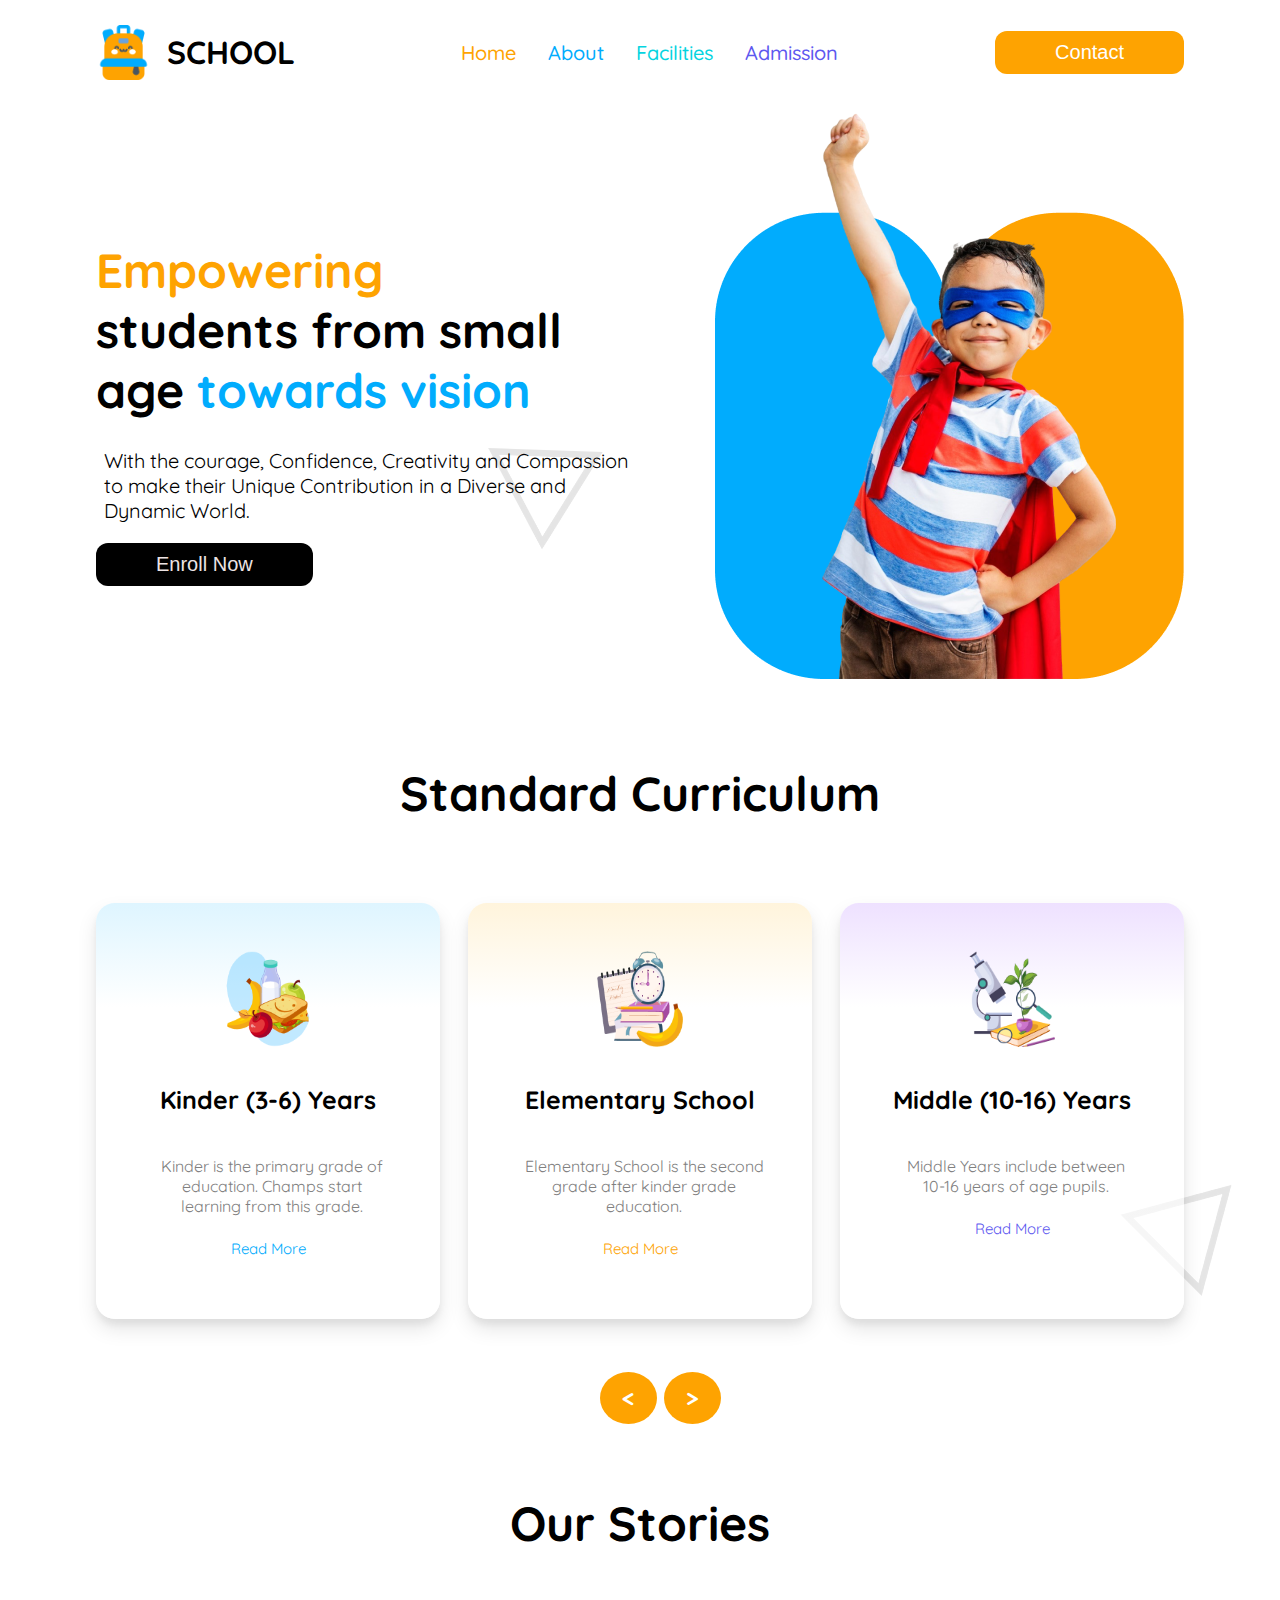
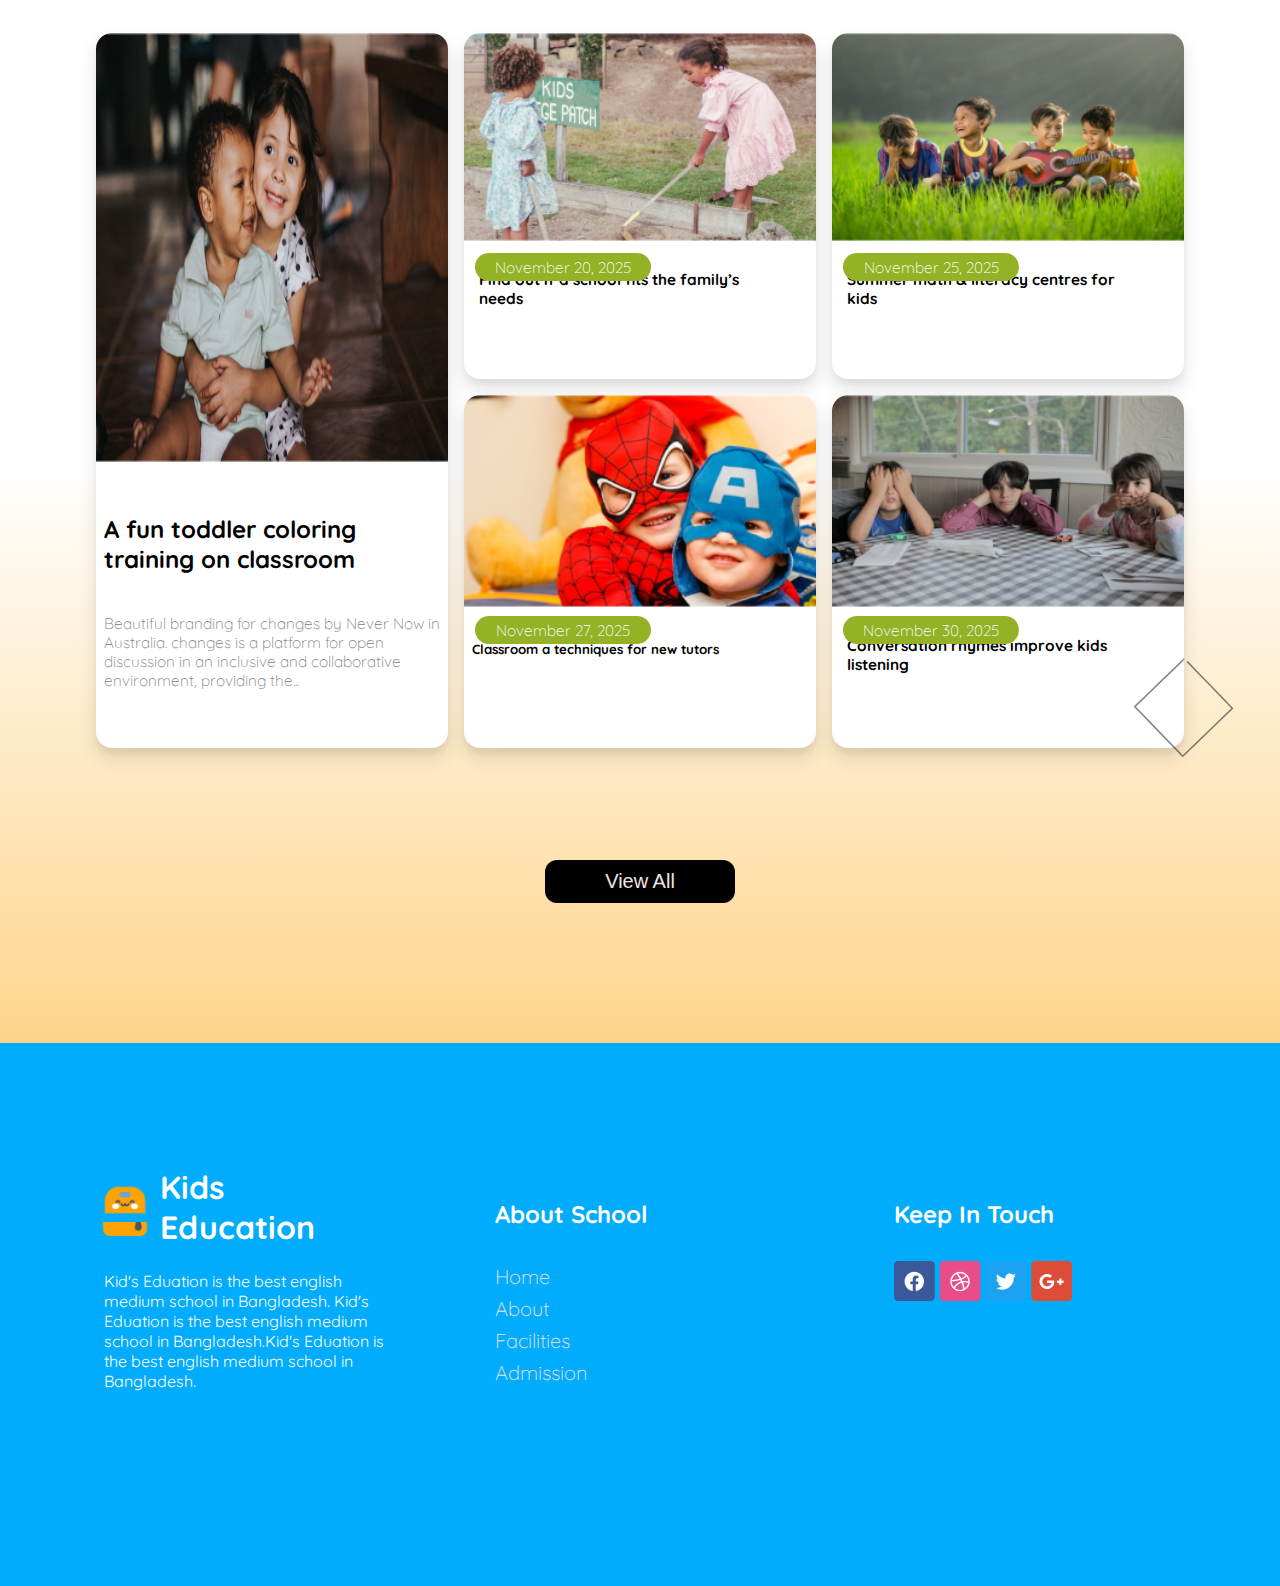
<file: index.html>
<!DOCTYPE html>
<html lang="en">
  <head>
    <meta charset="UTF-8" />
    <meta name="viewport" content="width=device-width, initial-scale=1.0" />
    <style>
      @import url("https://fonts.googleapis.com/css2?family=Quicksand:wght@300..700&display=swap");
    </style>
    <link rel="stylesheet" href="main.css" />
    <title>School - Assignment-2</title>
  </head>
  <body>
    <section class="container">
      <!--nav-->
      <nav class="nav_container">
        <div class="logo">
          <img src="assets/logo.png" alt="school_logo" />
          <h3 class="logo-text">SCHOOL</h3>
        </div>
        <div class="menu">
          <ul>
            <li><a href="#">Home</a></li>
            <li><a href="#">About</a></li>
            <li><a href="#">Facilities</a></li>
            <li><a href="#">Admission</a></li>
          </ul>
        </div>
        <div class="contact-btn">
          <button class="btn"><a href="#">Contact</a></button>
        </div>
      </nav>
      <!--header-->
      <header class="header_container">
        <div class="empower">
          <h2>
            <span class="empowering-text">Empowering</span><br />students from
            small<br />age <span class="towards-text">towards vision</span>
          </h2>
          <p>
            With the courage, Confidence, Creativity and Compassion to make
            their Unique Contribution in a Diverse and Dynamic World.
          </p>
          <button class="btn enroll-btn"><a href="#">Enroll Now</a></button>
        </div>
        <div class="hero-kids">
          <img src="assets/hero-kids.png" alt="" />
        </div>
      </header>

      <!--curriculum-->
      <section class="curriculum">
        <h3>Standard Curriculum</h3>
        <div class="curriculum-block">
          <div class="c-block-1">
            <img src="assets/kinder.png" alt="" />
            <h4>Kinder (3-6) Years</h4>
            <p>
              Kinder is the primary grade of education. Champs start learning
              from this grade.
            </p>
            <h5><a href="#">Read More</a></h5>
          </div>
          <div class="c-block-2">
            <img src="assets/elementary.png" alt="" />
            <h4>Elementary School</h4>
            <p>
              Elementary School is the second grade after kinder grade
              education.
            </p>
            <h5><a href="#">Read More</a></h5>
          </div>
          <div class="c-block-3">
            <img src="assets/middle.png" alt="" />
            <h4>Middle (10-16) Years</h4>
            <p>Middle Years include between 10-16 years of age pupils.</p>
            <h5><a href="#">Read More</a></h5>
          </div>
        </div>
        <div class="slideshow-arrow">
          <div class="left-arrow">
            <span><</span>
          </div>
          <div class="right-arrow">
            <span>></span>
          </div>
        </div>
      </section>

      <!--stories-->
      <div class="gradient_color">
        <section class="stories">
          <h3>Our Stories</h3>
          <div class="for_grid_area">
            <div class="one_fun">
              <img
                style="width: 100%; height: 60%"
                src="assets/story-1.png"
                alt="story-1"
              />
              <h6>November 19, 2025</h6>
              <h5>A fun toddler coloring training on classroom</h5>
              <p>
                Beautiful branding for changes by Never Now in Australia.
                changes is a platform for open discussion in an inclusive and
                collaborative environment, providing the...
              </p>
            </div>
            <div class="two_find">
              <img src="assets/story-2.png" alt="" />
              <h6>November 20, 2025</h6>
              <h5>Find out if a school fits the family’s needs</h5>
            </div>
            <div class="three_summer">
              <img src="assets/story-3.png" alt="" />
              <h6>November 25, 2025</h6>
              <h5>Summer math & literacy centres for kids</h5>
            </div>

            <div class="three_summer_new_1">
              <img src="assets/story-4.png" alt="" />
              <h6>November 25, 2025</h6>
              <h5>Summer math & literacy centres for kids</h5>
            </div>

            <div class="three_summer_new_2">
              <img src="assets/story-5.png" alt="" />
              <h6>November 25, 2025</h6>
              <h5>Summer math & literacy centres for kids</h5>
            </div>

            <div class="four_classroom">
              <img src="assets/story-4.png" alt="" />
              <h6>November 27, 2025</h6>
              <h5>Classroom a techniques for new tutors</h5>
            </div>
            <div class="five_conversation">
              <img src="assets/story-5.png" class="" alt="" />
              <h6>November 30, 2025</h6>
              <h5>Conversation rhymes improve kids listening</h5>
            </div>
          </div>
          <div class="stories_btn">
            <button class="btn"><a href="#">View All</a></button>
          </div>
        </section>
      </div>

      <!--footer-->
      <footer>
        <div class="footer_grid_block">
          <div class="kids_education_1">
            <div class="footer_logo">
              <img src="assets/logo.png" alt="" />
              <h4>Kids<br />Education</h4>
            </div>
            <p>
              Kid's Eduation is the best english medium school in Bangladesh.
              Kid's Eduation is the best english medium school in
              Bangladesh.Kid's Eduation is the best english medium school in
              Bangladesh.
            </p>
          </div>
          <div class="about_school_2">
            <h4>About School</h4>
            <ul>
              <li><a href="#">Home</a></li>
              <li><a href="#">About</a></li>
              <li><a href="#">Facilities</a></li>
              <li><a href="#">Admission</a></li>
            </ul>
          </div>
          <div class="keep_touch_3">
            <h4>Keep In Touch</h4>
            <div class="social_icons">
              <img src="assets/fb.png" alt="" />
              <img src="assets/dribble.png" alt="" />
              <img src="assets/twitter.png" alt="" />
              <img src="assets/google+.png" alt="" />
            </div>
          </div>
        </div>
      </footer>

      <!--Image absolute overall body-->
      <img src="assets/triangle.png" class="absolute_img_1" alt="" />
      <img src="assets/triangle.png" class="absolute_img_2" alt="" />
      <img src="assets/square.png" class="absolute_img_3" alt="" />
    </section>
  </body>
</html>
</file>
<file: main.css>
:root {
  --orange: #fea301;
  --blue: #01acfd;
  --aqua: #05d4df;
  --purple: #5d58ef;
}
body {
  font-family: "Quicksand", serif;
  font-optical-sizing: auto;
  font-style: normal;
  margin: 0;
  padding: 0;
}

.btn {
  border: none;
  border-radius: 12px;
  padding: 10px 60px;
}
a {
  text-decoration: none;
  color: rgb(237, 228, 228);
  font-size: calc(1rem + 4px);
  font-weight: 400;
}

/*------------------------*/

.nav_container,
.header_container,
.curriculum,
.stories,
.footer_grid_block {
  max-width: 85%;
  margin: 0 auto;
  padding: 0;
}

/*nav*/
nav {
  display: flex;
  justify-content: space-between;
  align-items: center;
}
.logo {
  display: flex;
  gap: 1rem;
  align-items: center;
}
.logo img {
  width: 55px;
  height: 55px;
}

.logo-text {
  font-size: 32px;
}

.menu ul {
  display: flex;
}
.menu ul li {
  list-style: none;
}
.menu ul li:first-child a {
  color: var(--orange);
}
.menu ul li:nth-child(2) a {
  color: var(--blue);
}
.menu ul li:nth-child(3) a {
  color: var(--aqua);
}
.menu ul li:last-child a {
  color: var(--purple);
}

.menu a {
  text-decoration: none;
  margin-right: 2rem;
  /*usually html=16px. So, 2rem=16*2=32px*/
  font-size: calc(1rem + 4px);
  font-weight: 500 !important;
}
.contact-btn .btn {
  background-color: var(--orange);
}
.contact-btn .btn a {
  color: white;
}

/*header*/
header {
  display: flex;
  align-items: center;
  gap: 5rem;
}
.empower > h2 {
  /* font-size: 48px; */
  font-size: 3rem;
  margin-bottom: 20px;
}
.empowering-text {
  color: var(--orange);
}
.towards-text {
  color: var(--blue);
}
.empower p {
  font-size: calc(1rem + 4px);
  font-weight: 400;
}
.enroll-btn {
  background-color: black;
}

/*curriculum*/
.curriculum h3 {
  font-size: 3rem;
  text-align: center;
  margin-bottom: 5rem;
  margin-top: 5rem;
}
.curriculum-block {
  display: grid;
  grid-template-columns: repeat(3, 1fr);
  gap: calc(2rem - 4px);
}
.c-block-1,
.c-block-2,
.c-block-3 {
  text-align: center;
}
.curriculum-block h4 {
  font-size: calc(1rem + 9px) !important;
}
.curriculum-block p {
  font-size: 1rem;
  font-weight: 200px;
  color: #808080;
}
.curriculum-block img {
  width: 35%;
  height: 30%;
}
.curriculum-block .c-block-1 a {
  color: var(--blue);
  font-size: 15px;
}
.curriculum-block .c-block-2 a {
  color: var(--orange);
  font-size: 15px;
}
.curriculum-block .c-block-3 a {
  color: var(--purple);
  font-size: 15px;
}
.slideshow-arrow {
  display: grid;
  grid-template-columns: repeat(2, 1rem);
  justify-content: center;
  margin-top: 4rem;
  gap: 3rem;
}
.slideshow-arrow span {
  border-radius: 50%;
  background-color: var(--orange);
  color: white;
  padding: calc(1rem - 5px) calc(1rem + 6px);
  font-weight: 800;
  font-size: 1.5rem;
}
.curriculum-block div {
  border-radius: calc(1rem + 1.26px);
}
.curriculum-block > div:first-child {
  background: linear-gradient(to bottom, #def5ff, transparent, 50%, white 200%);
  padding: 3rem;
  border-radius: calc(1rem + 2.86px);
  box-shadow: 0px 10px 20px rgba(0, 0, 0, 0.1), 0px 6px 6px rgba(0, 0, 0, 0.05);
}

.curriculum-block > div:nth-child(2) {
  background: linear-gradient(to bottom, #fff4dc, transparent, 50%, white 200%);
  padding: 3rem;
  border-radius: calc(1rem + 2.86px);
  box-shadow: 0px 10px 20px rgba(0, 0, 0, 0.1), 0px 6px 6px rgba(0, 0, 0, 0.05);
}

.curriculum-block > div:last-child {
  background: linear-gradient(to bottom, #eee1ff, transparent, 50%, white 200%);
  padding: 3rem;
  border-radius: calc(1rem + 2.86px);
  box-shadow: 0px 10px 20px rgba(0, 0, 0, 0.1), 0px 6px 6px rgba(0, 0, 0, 0.05);
}

/*stories*/
.stories h3 {
  font-size: 3rem;
  text-align: center;
  margin-bottom: 5rem;
  margin-top: 5rem;
}
/*FOR GRID AREA START*/
.one_fun {
  grid-area: one_fun;
  position: relative;
  background-color: white;
  box-shadow: 0px 10px 20px rgba(0, 0, 0, 0.1), 0px 6px 6px rgba(0, 0, 0, 0.05);
}
.two_find {
  grid-area: two_find;
  position: relative;
  background-color: white;
  box-shadow: 0px 10px 20px rgba(0, 0, 0, 0.1), 0px 6px 6px rgba(0, 0, 0, 0.05);
}
.three_summer {
  grid-area: three_summer;
  position: relative;
  background-color: white;
  box-shadow: 0px 10px 20px rgba(0, 0, 0, 0.1), 0px 6px 6px rgba(0, 0, 0, 0.05);
}
.three_summer_new_1 {
  display: none;
}
.three_summer_new_2 {
  display: none;
}
.four_classroom {
  grid-area: four_classroom;
  position: relative;
  background-color: white;
  box-shadow: 0px 10px 20px rgba(0, 0, 0, 0.1), 0px 6px 6px rgba(0, 0, 0, 0.05);
}
.five_conversation {
  grid-area: five_conversation;
  position: relative;
  background-color: white;
  box-shadow: 0px 10px 20px rgba(0, 0, 0, 0.1), 0px 6px 6px rgba(0, 0, 0, 0.05);
}
.for_grid_area {
  display: grid;
  gap: 1rem;
  grid-template-areas:
    "one_fun  two_find       three_summer"
    "one_fun  four_classroom five_conversation";
}
/*FOR GRID AREA END*/
.for_grid_area div {
  border-radius: 1rem;
  overflow: hidden;
}
.for_grid_area > div h5,
div p {
  padding: 0.5rem 0 0 0.5rem;
}

/* .one_fun_block */
.two_find img,
.three_summer img,
.four_classroom img,
.five_conversation img {
  width: 100%;
  height: 60%;
}
.for_grid_area > div:first-child h5 {
  font-size: 24px;
}
.for_grid_area > div:first-child p {
  font-size: 15.34px;
  font-weight: 300;
  color: #808080;
  padding-top: 0;
}

.for_grid_area > div:nth-child(2) h5,
.for_grid_area > div:nth-child(3) h5,
.for_grid_area > div:nth-child(4) h5,
.for_grid_area > div:last-child h5 {
  font-size: 15.34px;
  text-align: left;
  padding: 0px 45px 38px 15px;
}
.stories_btn {
  margin: 80px 0 60px 0;
  text-align: center;
}
.stories_btn button {
  background-color: black;
  margin-top: 2rem;
}
.one_fun h6 {
  background-color: var(--aqua);
  color: white;
  border-radius: 3rem;
  font-size: 15.34px;
  font-weight: 200;
  width: 28%;
  height: 5%;
  display: flex; /*shudhumatro justify-content: center deoar jonno display:flex dichi*/
  align-items: center;
  justify-content: center;
  position: absolute;
  top: 427px;
  right: 678px;
}
.two_find h6,
.three_summer h6,
.four_classroom h6,
.five_conversation h6 {
  background-color: #95b226;
  color: white;
  border-radius: 3rem;
  font-size: 15.34px;
  font-weight: 200;
  width: 50%;
  height: 8%;
  display: flex; /*shudhumatro justify-content: center deoar jonno display:flex dichi*/
  align-items: center;
  justify-content: center;
  position: absolute;
  top: 185px;
  right: 165px;
}
/* golden gradient just before footer section */
.gradient_color {
  background: linear-gradient(to top, #fea10174, transparent 50%, white 600%);
  padding-bottom: 5rem;
}

/*footer*/
footer {
  background-color: #01acfd;
  margin: 0;
  padding: 124px 0 179px 0;
}
.footer_grid_block {
  display: grid;
  grid-template-columns: repeat(3, 1fr);
  gap: 10%;
}
.footer_logo {
  display: flex;
  align-items: center;
  justify-content: start;
  gap: 2%;
}
.footer_logo img {
  width: 20%;
}
.footer_logo h4 {
  font-size: 2rem;
  color: white;
  margin: 0px;
}
.kids_education_1 p {
  color: white;
}
.about_school_2 h4 {
  font-size: calc(1rem + 8px);
  color: white;
}
.about_school_2 ul {
  padding: 0;
}
.about_school_2 ul li {
  list-style: none;
}
.about_school_2 ul li a {
  font-size: calc(1rem+1px);
  font-weight: 300;
  line-height: 2rem;
}
.keep_touch_3 h4 {
  font-size: calc(1rem + 8px);
  color: white;
}

/* Image absolute to the overall body */
.absolute_img_1 {
  position: absolute;
  top: 130%;
  right: 2%;
  opacity: 0.1;
  transform: rotate(45deg);
  width: 9%;
  z-index: -9999;
}
.absolute_img_2 {
  position: absolute;
  top: 50%;
  right: 53%;
  opacity: 0.1;
  transform: rotate(182deg);
  width: 9%;
  z-index: 999;
}
.absolute_img_3 {
  position: absolute;
  top: 250%;
  right: 3%;
  opacity: 0.5;
  transform: rotate(46deg);
  width: 9%;
}

/* Responsive Starts */
@media (max-width: 576px) {
  /* Universal */
  .absolute_img_1,
  .absolute_img_2,
  .absolute_img_3 {
    display: none;
  }
  button {
    border-radius: 8px !important;
    padding: 8px 28px !important;
  }
  button > a {
    font-size: 16px;
  }
  h3 {
    font-size: 30px !important;
  }
  p {
    font-size: 15px !important;
  }
  /* nav */
  .logo {
    display: flex !important;
    justify-content: space-between;
    width: 100%;
  }
  .menu,
  .contact-btn {
    display: none;
  }

  /* header */
  .header_container {
    display: flex;
    flex-direction: column;
  }
  .hero-kids {
    order: -1; /*for bringing the image from top to bottom*/
  }
  .hero-kids > img {
    width: 300px;
  }
  .empower {
    text-align: center;
  }
  .empower h2 {
    font-size: 2rem;
    text-align: center;
    margin: 0;
    padding: 0;
  }
  .empower p {
    font-size: 1rem;
  }

  /* standard curriclum */
  .curriculum-block {
    display: grid;
    grid-template-columns: repeat(1, 1fr);
  }

  /* Stories */
  .one_fun {
    display: none;
  }
  .three_summer_new_1 {
    grid-area: three_summer_new_1;
    display: block;
    background-color: white;
    box-shadow: 0px 10px 20px rgba(0, 0, 0, 0.1),
      0px 6px 6px rgba(0, 0, 0, 0.05);
  }
  .three_summer_new_2 {
    grid-area: three_summer_new_2;
    display: block;
    background-color: white;
    box-shadow: 0px 10px 20px rgba(0, 0, 0, 0.1),
      0px 6px 6px rgba(0, 0, 0, 0.05);
  }
  .for_grid_area {
    display: grid;
    grid-template-areas:
      "two_find              three_summer"
      "three_summer_new_1    three_summer_new_2"
      "four_classroom         five_conversation";
  }
  .for_grid_area h6 {
    display: none;
  }

  /* Footer */
  .footer_grid_block {
    display: block;
  }
  .about_school_2 h4,
  .keep_touch_3 h4 {
    font-size: 25px;
  }
  .about_school_2 ul li a {
    font-size: 16px;
  }
  footer {
    padding-bottom: 50px;
  }
}
</file>
